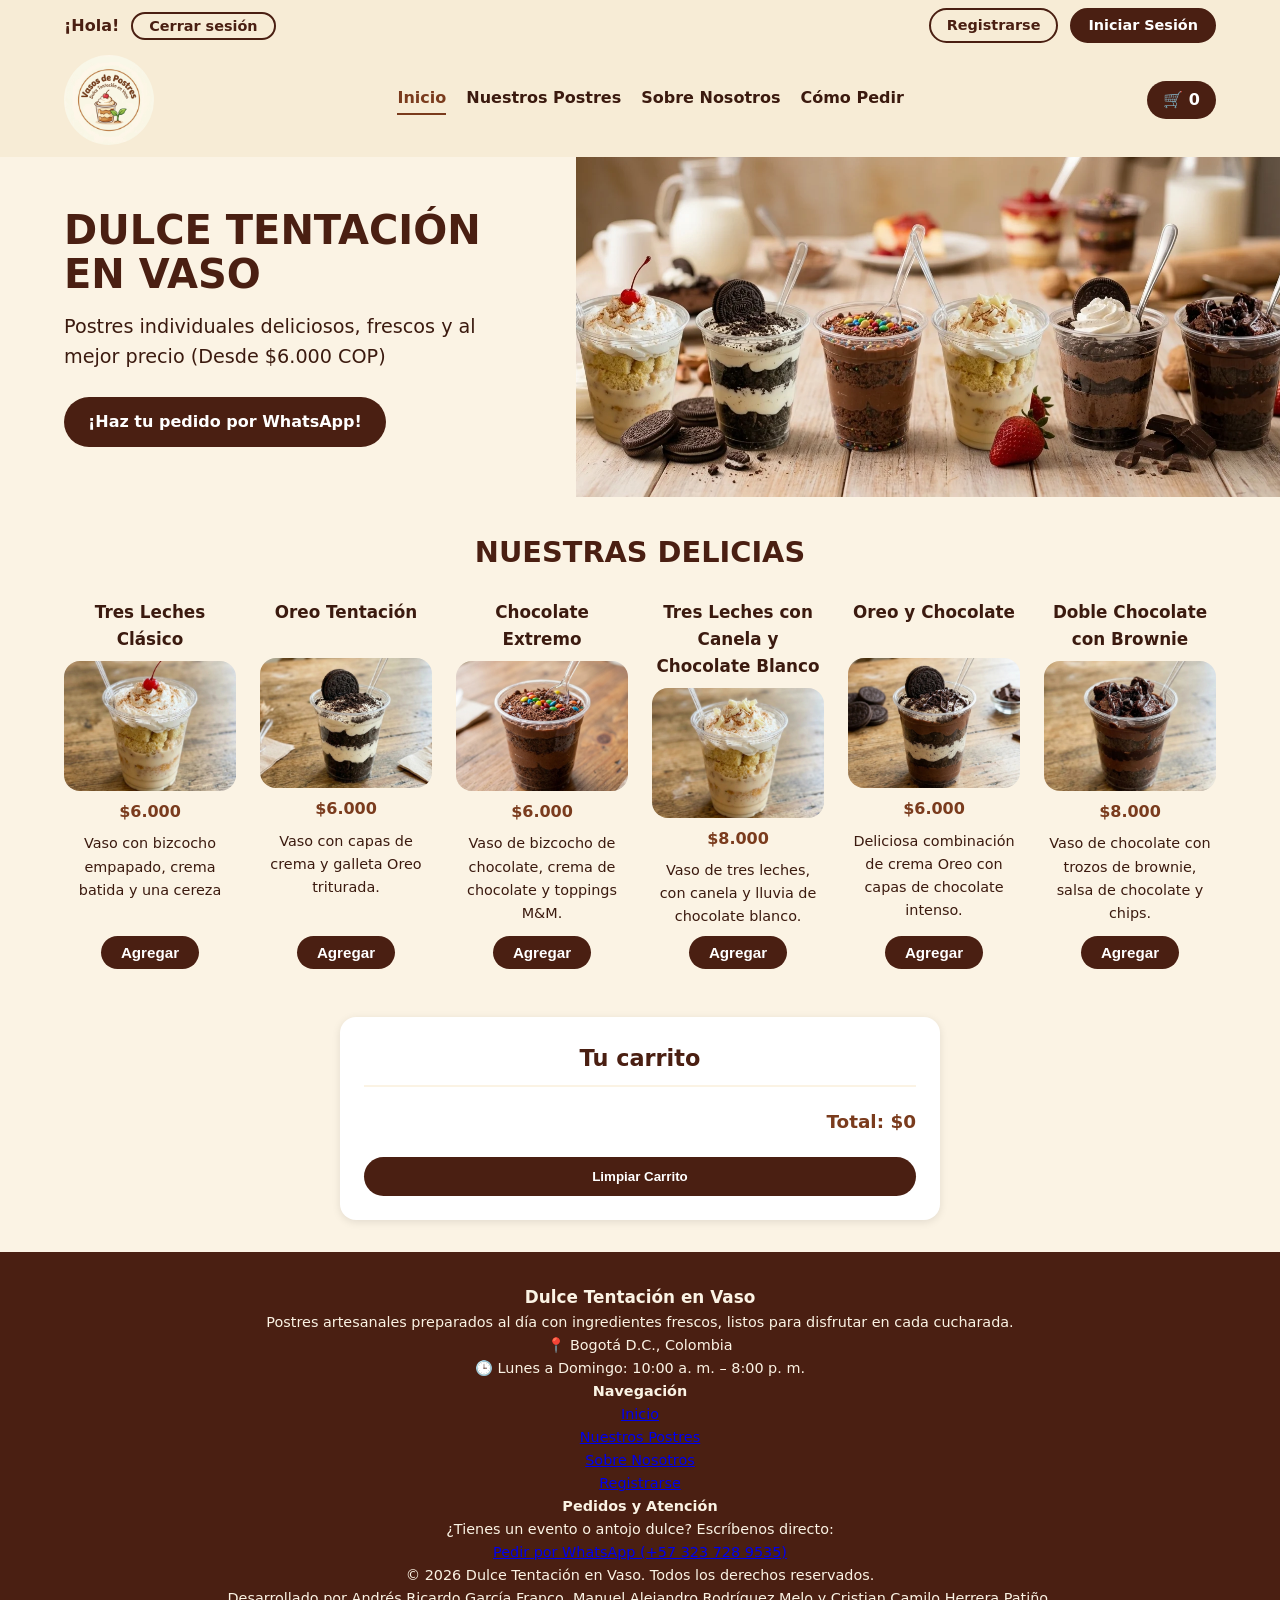
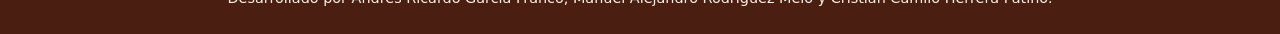
<file: index.html>
<!DOCTYPE html>
<html lang="es">
<head>
    <meta charset="UTF-8">
    <meta name="viewport" content="width=device-width, initial-scale=1.0">
    <title>Vasos de Postres | Catálogo</title>
    <link rel="stylesheet" href="CSS/styles.css">
    <script src="JS/productos.js" defer></script>
    <script src="JS/app.js" defer></script>
    <script src="JS/sessionStorageIndex.js" defer></script>
</head>

<body>

    <!-- Barra superior: saludo, cerrar sesión, registrarse e iniciar sesión -->
    <div class="barra-superior">
        <div class="sesion-usuario">
            <p id="saludo">¡Hola!</p>
            <button id="btn-borrar-todo">Cerrar sesión</button>
        </div>

        <div class="sesion-enlaces">
            <a href="formulario.html" class="enlace-sesion">Registrarse</a>
            <a href="login.html" class="enlace-sesion destacado">Iniciar Sesión</a>
        </div>
    </div>

    <!-- Encabezado -->
    <header>
        <div class="logo">
            <img src="IMG/logo.jpeg" alt="Logo Vasos de Postres">
        </div>

        <nav>
            <a href="#inicio" class="activo">Inicio</a>
            <a href="#postres">Nuestros Postres</a>
            <a href="nosotros.html">Sobre Nosotros</a>
            <a href="#carrito">Cómo Pedir</a>
        </nav>

        <p class="contador-carrito">🛒 <span id="contador">0</span></p>
    </header>

    <!-- Portada -->
    <section class="portada" id="inicio">
        <div class="portada-texto">
            <h1>DULCE TENTACIÓN EN VASO</h1>
            <p>Postres individuales deliciosos, frescos y al mejor precio (Desde $6.000 COP)</p>
            <a class="boton-pedido" href="https://wa.me/573237289535" target="_blank">¡Haz tu pedido por WhatsApp!</a>
        </div>
        <div class="portada-imagen">
            <img src="IMG/Portada2.jpeg" alt="Vasos de postres">
        </div>
    </section>

    <!-- Productos -->
    <section class="productos-seccion" id="postres">
        <h2>NUESTRAS DELICIAS</h2>
        <main id="productos" class="area-productos" aria-label="Lista de productos">
        </main>
    </section>

    <!-- Carrito -->
    <aside class="carrito" id="carrito" aria-label="Carrito de compras">
        <h2>Tu carrito</h2>
        <ul id="lista-carrito"></ul>
        <p class="total">Total: <span id="total">$0</span></p>
        <button type="button" id="vaciar">Limpiar Carrito</button>
    </aside>

<footer class="footer">
  <div class="footer-contenido">
    <div class="footer-columna">
      <h3>Dulce Tentación en Vaso</h3>
      <p>Postres artesanales preparados al día con ingredientes frescos, listos para disfrutar en cada cucharada.</p>
      <p class="footer-dato">📍 Bogotá D.C., Colombia</p>
      <p class="footer-dato">🕒 Lunes a Domingo: 10:00 a. m. – 8:00 p. m.</p>
    </div>

    <div class="footer-columna">
      <h4>Navegación</h4>
      <ul>
        <li><a href="index.html#inicio">Inicio</a></li>
        <li><a href="index.html#postres">Nuestros Postres</a></li>
        <li><a href="nosotros.html">Sobre Nosotros</a></li>
        <li><a href="formulario.html">Registrarse</a></li>
      </ul>
    </div>

    <div class="footer-columna">
      <h4>Pedidos y Atención</h4>
      <p>¿Tienes un evento o antojo dulce? Escríbenos directo:</p>
      <a href="https://wa.me/573237289535" target="_blank" rel="noopener noreferrer" class="footer-whatsapp">
        Pedir por WhatsApp (+57 323 728 9535)
      </a>
    </div>
  </div>

  <div class="footer-inferior">
    <p>&copy; 2026 Dulce Tentación en Vaso. Todos los derechos reservados.</p>
    <p class="footer-autores">Desarrollado por Andrés Ricardo García Franco, Manuel Alejandro Rodríguez Melo y Cristian Camilo Herrera Patiño.</p>
  </div>
</footer>

</body>
</html>
</file>
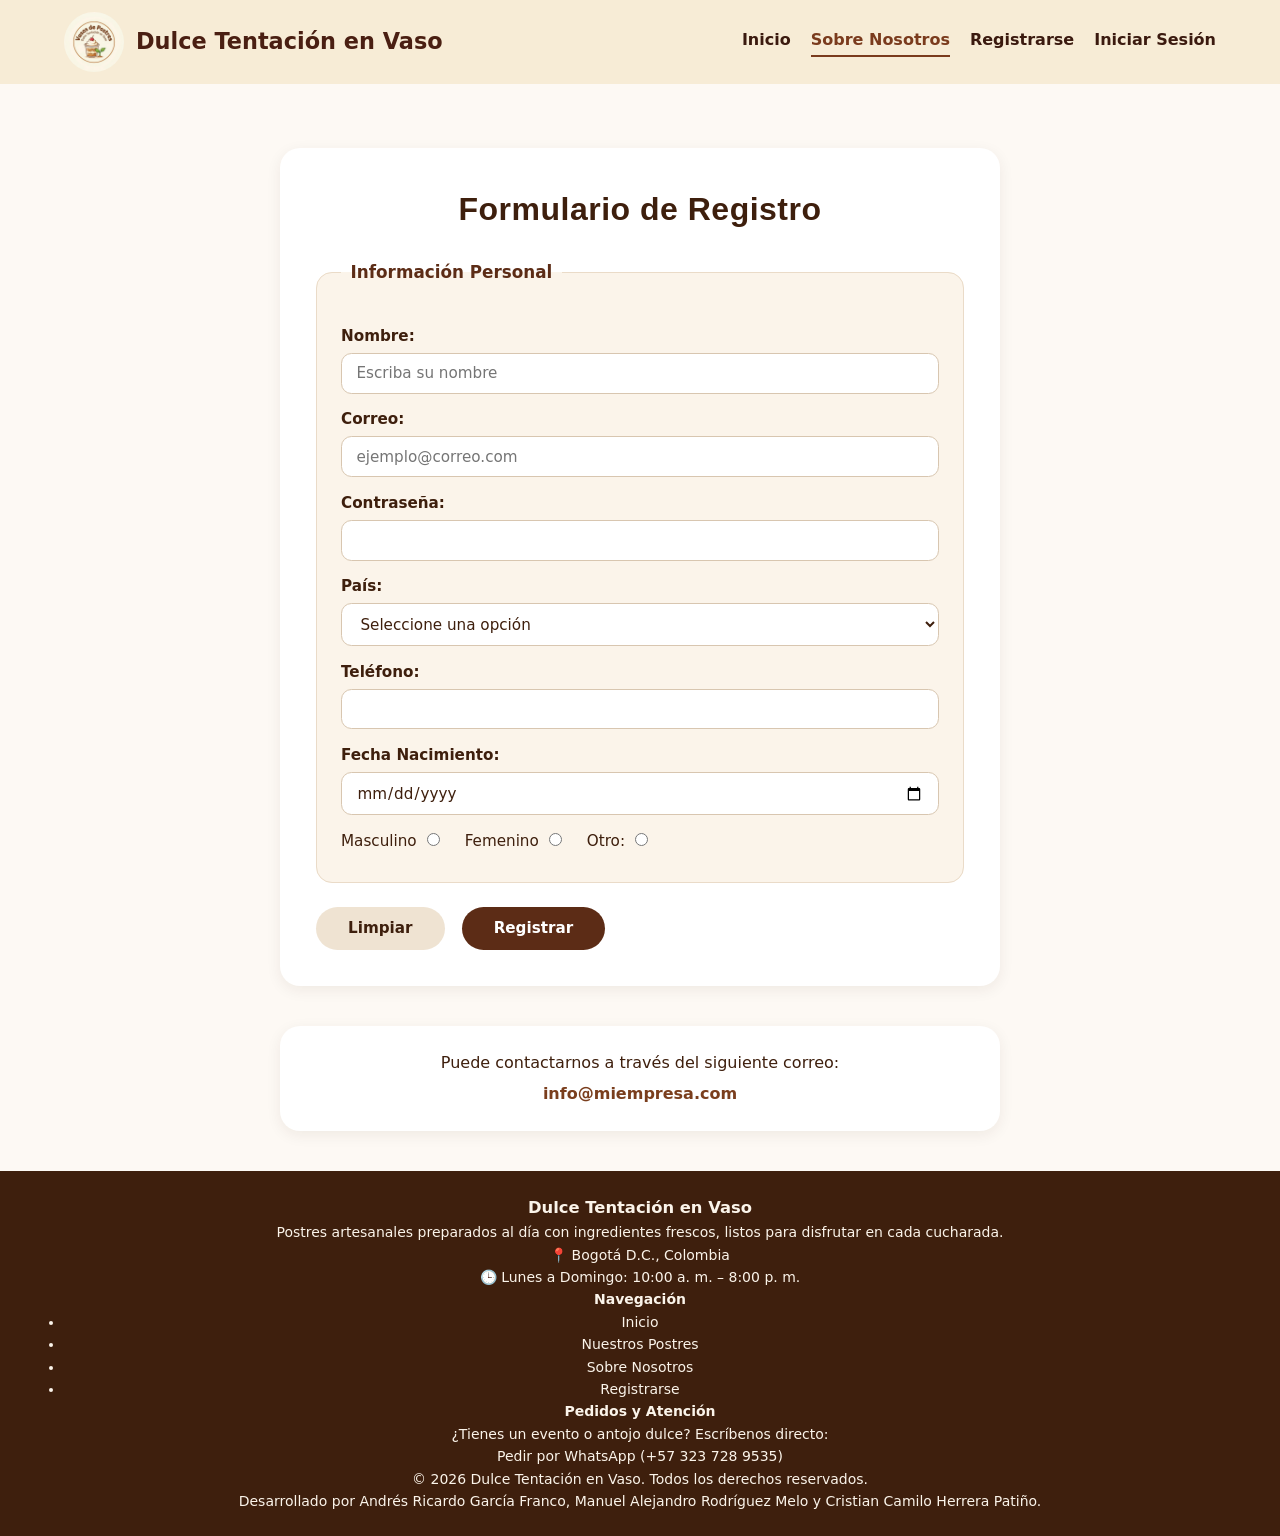
<file: formulario.html>
<!DOCTYPE html>
<html lang="es">
<head>
    <meta charset="UTF-8">
    <meta name="viewport" content="width=device-width, initial-scale=1.0">
    <title>Registrarse</title>
    <link rel="stylesheet" href="CSS/formulario.css">
    <script src="JS/formulario.js" defer></script>
</head>

<body>

    <header>
        <div class="marca">
            <img src="IMG/logo.jpeg" alt="Logo Vasos de Postres" class="logo-nav">
            <h1>Dulce Tentación en Vaso</h1>
        </div>
        <nav>
            <a href="index.html">Inicio</a>
            <a href="nosotros.html" class="activo">Sobre Nosotros</a>
            <a href="formulario.html">Registrarse</a>
            <a href="login.html">Iniciar Sesión</a>
        </nav>
    </header>

    <section id="formulario">
        <h2>Formulario de Registro</h2>
        <form id="formRegistro" action="">

            <fieldset>
                <legend>Información Personal</legend>

                <label for="nombre">Nombre:</label>
                <input type="text" id="nombre" name="nombre" placeholder="Escriba su nombre" minlength="3" maxlength="50" required>
            
                <label for="correo">Correo:</label>
                <input type="email" id="correo" name="correo" placeholder="ejemplo@correo.com" required>
            
                <label for="contraseña">Contraseña:</label>
                <input type="password" id="contraseña" name="contraseña" required>

                <label for="pais">País:</label>
                <select id="pais" name="pais" required>
                    <option value="" selected disabled>Seleccione una opción</option> 
                    <option value="colombia">Colombia</option>
                    <option value="argentina">Argentina</option>
                    <option value="chile">Chile</option>
                    <option value="mexico">México</option>
                    <option value="peru">Perú</option>
                    <option value="ecuador">Ecuador</option>
                </select>

                <label for="telefono">Teléfono:</label>
                <input type="tel" id="telefono" name="telefono" required>

                <label for="fecha_nacimiento">Fecha Nacimiento:</label>
                <input type="date" id="fecha_nacimiento" name="fecha_nacimiento" required>

                <label for="masculino">Masculino</label>
                <input type="radio" id="masculino" name="genero" value="masculino" required>

                <label for="femenino">Femenino</label>
                <input type="radio" id="femenino" name="genero" value="femenino">

                <label for="otro">Otro:</label>
                <input type="radio" id="otro" name="genero" value="otro">
            </fieldset>

            <input type="reset" value="Limpiar">
            <button type="button" id="btnRegistrar">Registrar</button>

        </form>
    </section>

    <section id="contacto">
        <p>Puede contactarnos a través del siguiente correo: </p>
        <a href="mailto:info@miempresa.com">info@miempresa.com</a>
    </section>

<footer class="footer">
  <div class="footer-contenido">
    <div class="footer-columna">
      <h3>Dulce Tentación en Vaso</h3>
      <p>Postres artesanales preparados al día con ingredientes frescos, listos para disfrutar en cada cucharada.</p>
      <p class="footer-dato">📍 Bogotá D.C., Colombia</p>
      <p class="footer-dato">🕒 Lunes a Domingo: 10:00 a. m. – 8:00 p. m.</p>
    </div>

    <div class="footer-columna">
      <h4>Navegación</h4>
      <ul>
        <li><a href="index.html#inicio">Inicio</a></li>
        <li><a href="index.html#postres">Nuestros Postres</a></li>
        <li><a href="nosotros.html">Sobre Nosotros</a></li>
        <li><a href="formulario.html">Registrarse</a></li>
      </ul>
    </div>

    <div class="footer-columna">
      <h4>Pedidos y Atención</h4>
      <p>¿Tienes un evento o antojo dulce? Escríbenos directo:</p>
      <a href="https://wa.me/573237289535" target="_blank" rel="noopener noreferrer" class="footer-whatsapp">
        Pedir por WhatsApp (+57 323 728 9535)
      </a>
    </div>
  </div>

  <div class="footer-inferior">
    <p>&copy; 2026 Dulce Tentación en Vaso. Todos los derechos reservados.</p>
    <p class="footer-autores">Desarrollado por Andrés Ricardo García Franco, Manuel Alejandro Rodríguez Melo y Cristian Camilo Herrera Patiño.</p>
  </div>
</footer>

</body>
</html>
</file>
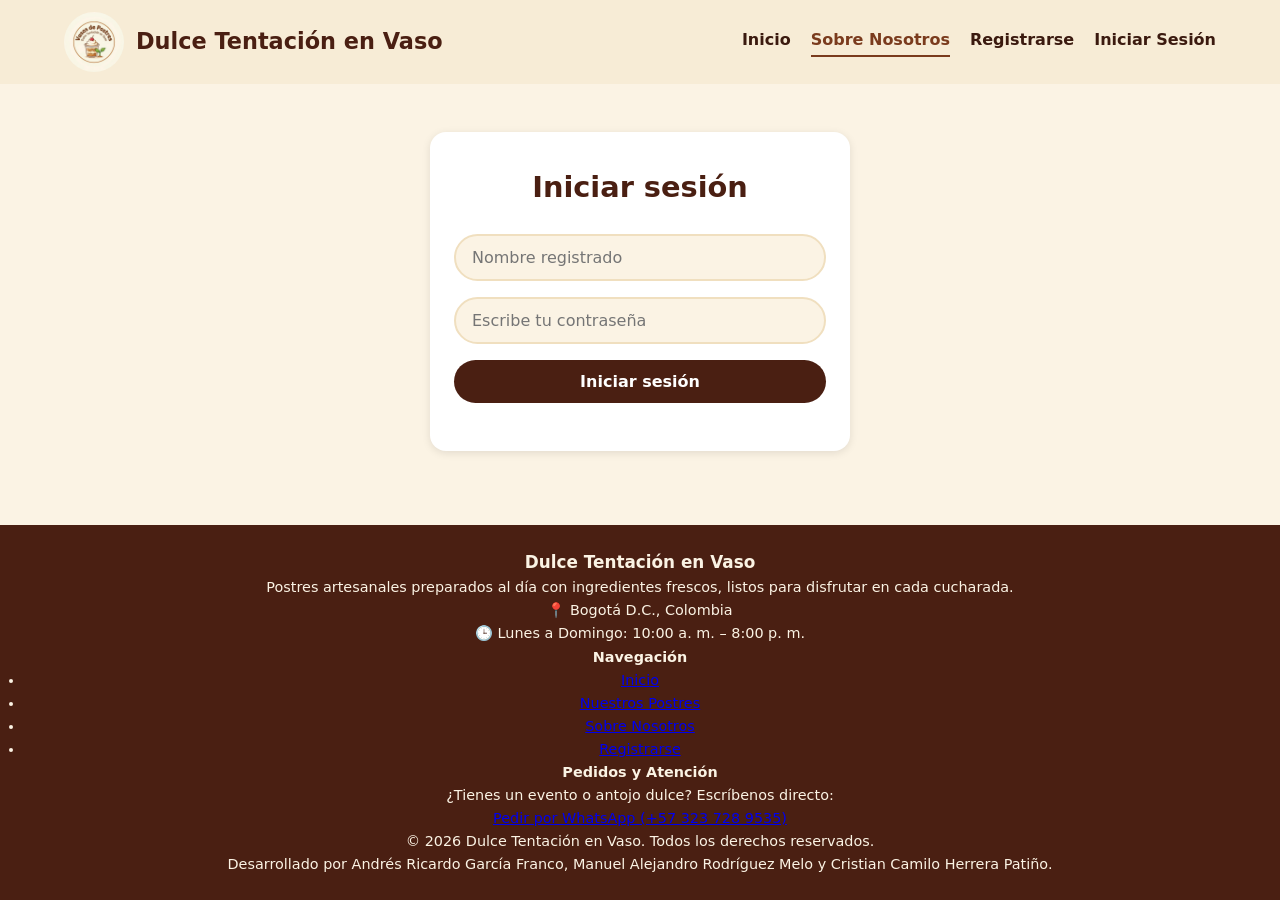
<file: login.html>
<!DOCTYPE html>
<html lang="en">
<head>
    <meta charset="UTF-8">
    <meta name="viewport" content="width=device-width, initial-scale=1.0">
    <title>Login</title>
    <link rel="stylesheet" href="CSS/login.css">
    <script src="JS/sessionStorage.js" defer></script>

</head>

<body>
    <header>
        <div class="marca">
            <img src="IMG/logo.jpeg" alt="Logo Vasos de Postres" class="logo-nav">
            <h1>Dulce Tentación en Vaso</h1>
        </div>
        <nav>
            <a href="index.html">Inicio</a>
            <a href="nosotros.html" class="activo">Sobre Nosotros</a>
            <a href="formulario.html">Registrarse</a>
            <a href="login.html">Iniciar Sesión</a>
        </nav>
    </header>

    <div class="contenedor">
        <h1>Iniciar sesión</h1>
        <input type="text" id="nombre" placeholder="Nombre registrado">
        <input type="text" id="contraseña" placeholder="Escribe tu contraseña">
        <button id="btn-guardar">Iniciar sesión</button>
        <p id="mensaje"></p>
    </div>

<footer class="footer">
  <div class="footer-contenido">
    <div class="footer-columna">
      <h3>Dulce Tentación en Vaso</h3>
      <p>Postres artesanales preparados al día con ingredientes frescos, listos para disfrutar en cada cucharada.</p>
      <p class="footer-dato">📍 Bogotá D.C., Colombia</p>
      <p class="footer-dato">🕒 Lunes a Domingo: 10:00 a. m. – 8:00 p. m.</p>
    </div>

    <div class="footer-columna">
      <h4>Navegación</h4>
      <ul>
        <li><a href="index.html#inicio">Inicio</a></li>
        <li><a href="index.html#postres">Nuestros Postres</a></li>
        <li><a href="nosotros.html">Sobre Nosotros</a></li>
        <li><a href="formulario.html">Registrarse</a></li>
      </ul>
    </div>

    <div class="footer-columna">
      <h4>Pedidos y Atención</h4>
      <p>¿Tienes un evento o antojo dulce? Escríbenos directo:</p>
      <a href="https://wa.me/573237289535" target="_blank" rel="noopener noreferrer" class="footer-whatsapp">
        Pedir por WhatsApp (+57 323 728 9535)
      </a>
    </div>
  </div>

  <div class="footer-inferior">
    <p>&copy; 2026 Dulce Tentación en Vaso. Todos los derechos reservados.</p>
    <p class="footer-autores">Desarrollado por Andrés Ricardo García Franco, Manuel Alejandro Rodríguez Melo y Cristian Camilo Herrera Patiño.</p>
  </div>
</footer>

</body>

</html>
</file>
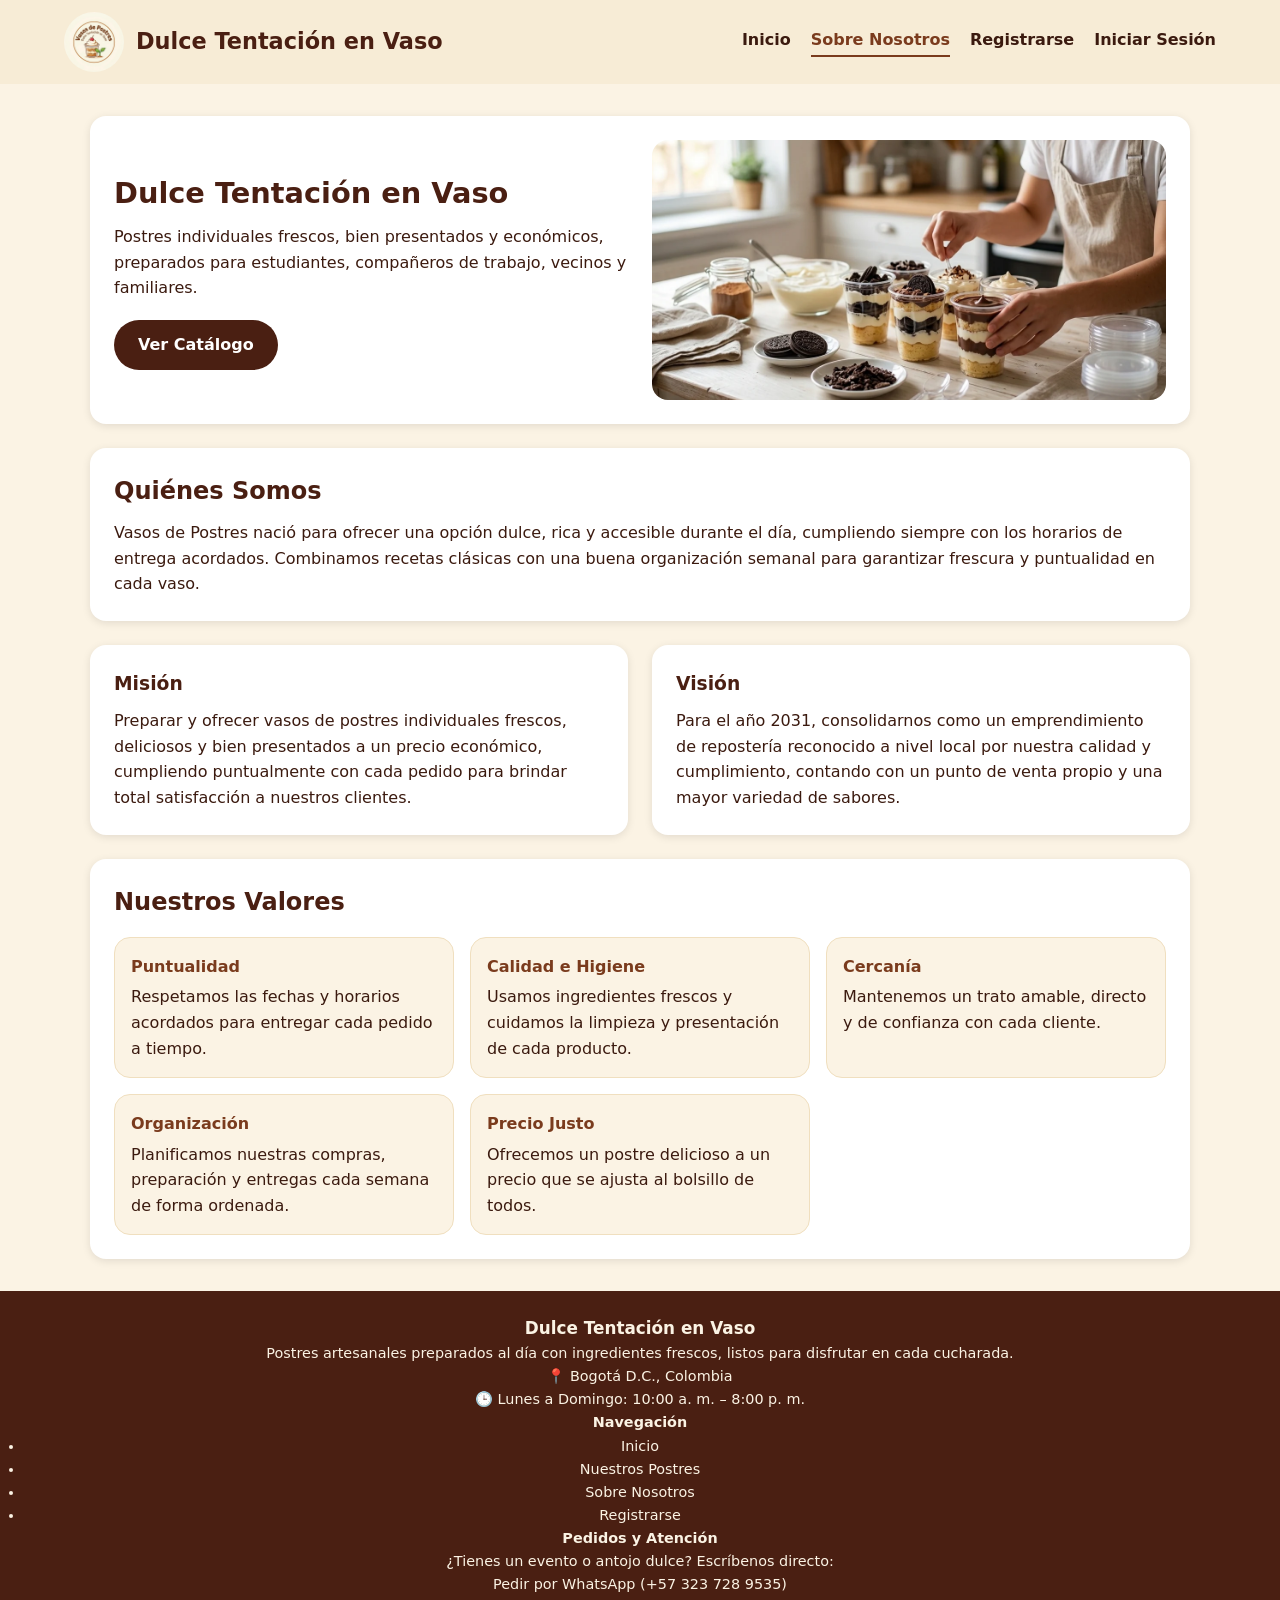
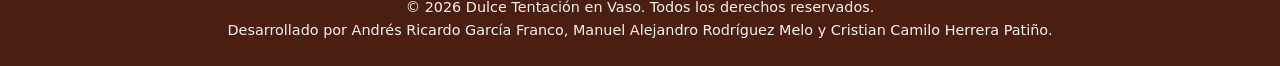
<file: nosotros.html>
<!DOCTYPE html>
<html lang="es">
<head>
    <meta charset="UTF-8">
    <meta name="viewport" content="width=device-width, initial-scale=1.0">
    <title>Vasos de Postres | Sobre Nosotros</title>
    <link rel="stylesheet" href="CSS/nosotros.css">
</head>
<body>

    <header>
        <div class="marca">
            <img src="IMG/logo.jpeg" alt="Logo Vasos de Postres" class="logo-nav">
            <h1>Dulce Tentación en Vaso</h1>
        </div>
        <nav>
            <a href="index.html">Inicio</a>
            <a href="nosotros.html" class="activo">Sobre Nosotros</a>
            <a href="formulario.html">Registrarse</a>
            <a href="login.html">Iniciar Sesión</a>
        </nav>
    </header>

    <main class="contenedor">
        <section class="portada">
            <div class="portada-texto">
                <h2>Dulce Tentación en Vaso</h2>
                <p>
                    Postres individuales frescos, bien presentados y económicos, preparados para estudiantes,
                    compañeros de trabajo, vecinos y familiares.
                </p>
                <a href="index.html" class="boton">Ver Catálogo</a>
            </div>
            <img src="IMG/nosotros.jpeg" alt="Preparación de vasos de postres" class="portada-img">
        </section>

        <section class="bloque">
            <h2>Quiénes Somos</h2>
            <p>
                Vasos de Postres nació para ofrecer una opción dulce, rica y accesible durante el día,
                cumpliendo siempre con los horarios de entrega acordados. Combinamos recetas clásicas
                con una buena organización semanal para garantizar frescura y puntualidad en cada vaso.
            </p>
        </section>

        <section class="doble-columna">
            <article class="tarjeta">
                <h3>Misión</h3>
                <p>
                    Preparar y ofrecer vasos de postres individuales frescos, deliciosos y bien presentados
                    a un precio económico, cumpliendo puntualmente con cada pedido para brindar total
                    satisfacción a nuestros clientes.
                </p>
            </article>

            <article class="tarjeta">
                <h3>Visión</h3>
                <p>
                    Para el año 2031, consolidarnos como un emprendimiento de repostería reconocido a nivel
                    local por nuestra calidad y cumplimiento, contando con un punto de venta propio y una
                    mayor variedad de sabores.
                </p>
            </article>
        </section>

        <section class="bloque">
            <h2>Nuestros Valores</h2>
            <div class="lista-valores">
                <article class="valor">
                    <h4>Puntualidad</h4>
                    <p>Respetamos las fechas y horarios acordados para entregar cada pedido a tiempo.</p>
                </article>
                <article class="valor">
                    <h4>Calidad e Higiene</h4>
                    <p>Usamos ingredientes frescos y cuidamos la limpieza y presentación de cada producto.</p>
                </article>
                <article class="valor">
                    <h4>Cercanía</h4>
                    <p>Mantenemos un trato amable, directo y de confianza con cada cliente.</p>
                </article>
                <article class="valor">
                    <h4>Organización</h4>
                    <p>Planificamos nuestras compras, preparación y entregas cada semana de forma ordenada.</p>
                </article>
                <article class="valor">
                    <h4>Precio Justo</h4>
                    <p>Ofrecemos un postre delicioso a un precio que se ajusta al bolsillo de todos.</p>
                </article>
            </div>
        </section>
    </main>

<footer class="footer">
  <div class="footer-contenido">
    <div class="footer-columna">
      <h3>Dulce Tentación en Vaso</h3>
      <p>Postres artesanales preparados al día con ingredientes frescos, listos para disfrutar en cada cucharada.</p>
      <p class="footer-dato">📍 Bogotá D.C., Colombia</p>
      <p class="footer-dato">🕒 Lunes a Domingo: 10:00 a. m. – 8:00 p. m.</p>
    </div>

    <div class="footer-columna">
      <h4>Navegación</h4>
      <ul>
        <li><a href="index.html#inicio">Inicio</a></li>
        <li><a href="index.html#postres">Nuestros Postres</a></li>
        <li><a href="nosotros.html">Sobre Nosotros</a></li>
        <li><a href="formulario.html">Registrarse</a></li>
      </ul>
    </div>

    <div class="footer-columna">
      <h4>Pedidos y Atención</h4>
      <p>¿Tienes un evento o antojo dulce? Escríbenos directo:</p>
      <a href="https://wa.me/573237289535" target="_blank" rel="noopener noreferrer" class="footer-whatsapp">
        Pedir por WhatsApp (+57 323 728 9535)
      </a>
    </div>
  </div>

  <div class="footer-inferior">
    <p>&copy; 2026 Dulce Tentación en Vaso. Todos los derechos reservados.</p>
    <p class="footer-autores">Desarrollado por Andrés Ricardo García Franco, Manuel Alejandro Rodríguez Melo y Cristian Camilo Herrera Patiño.</p>
  </div>
</footer>

</body>
</html>
</file>
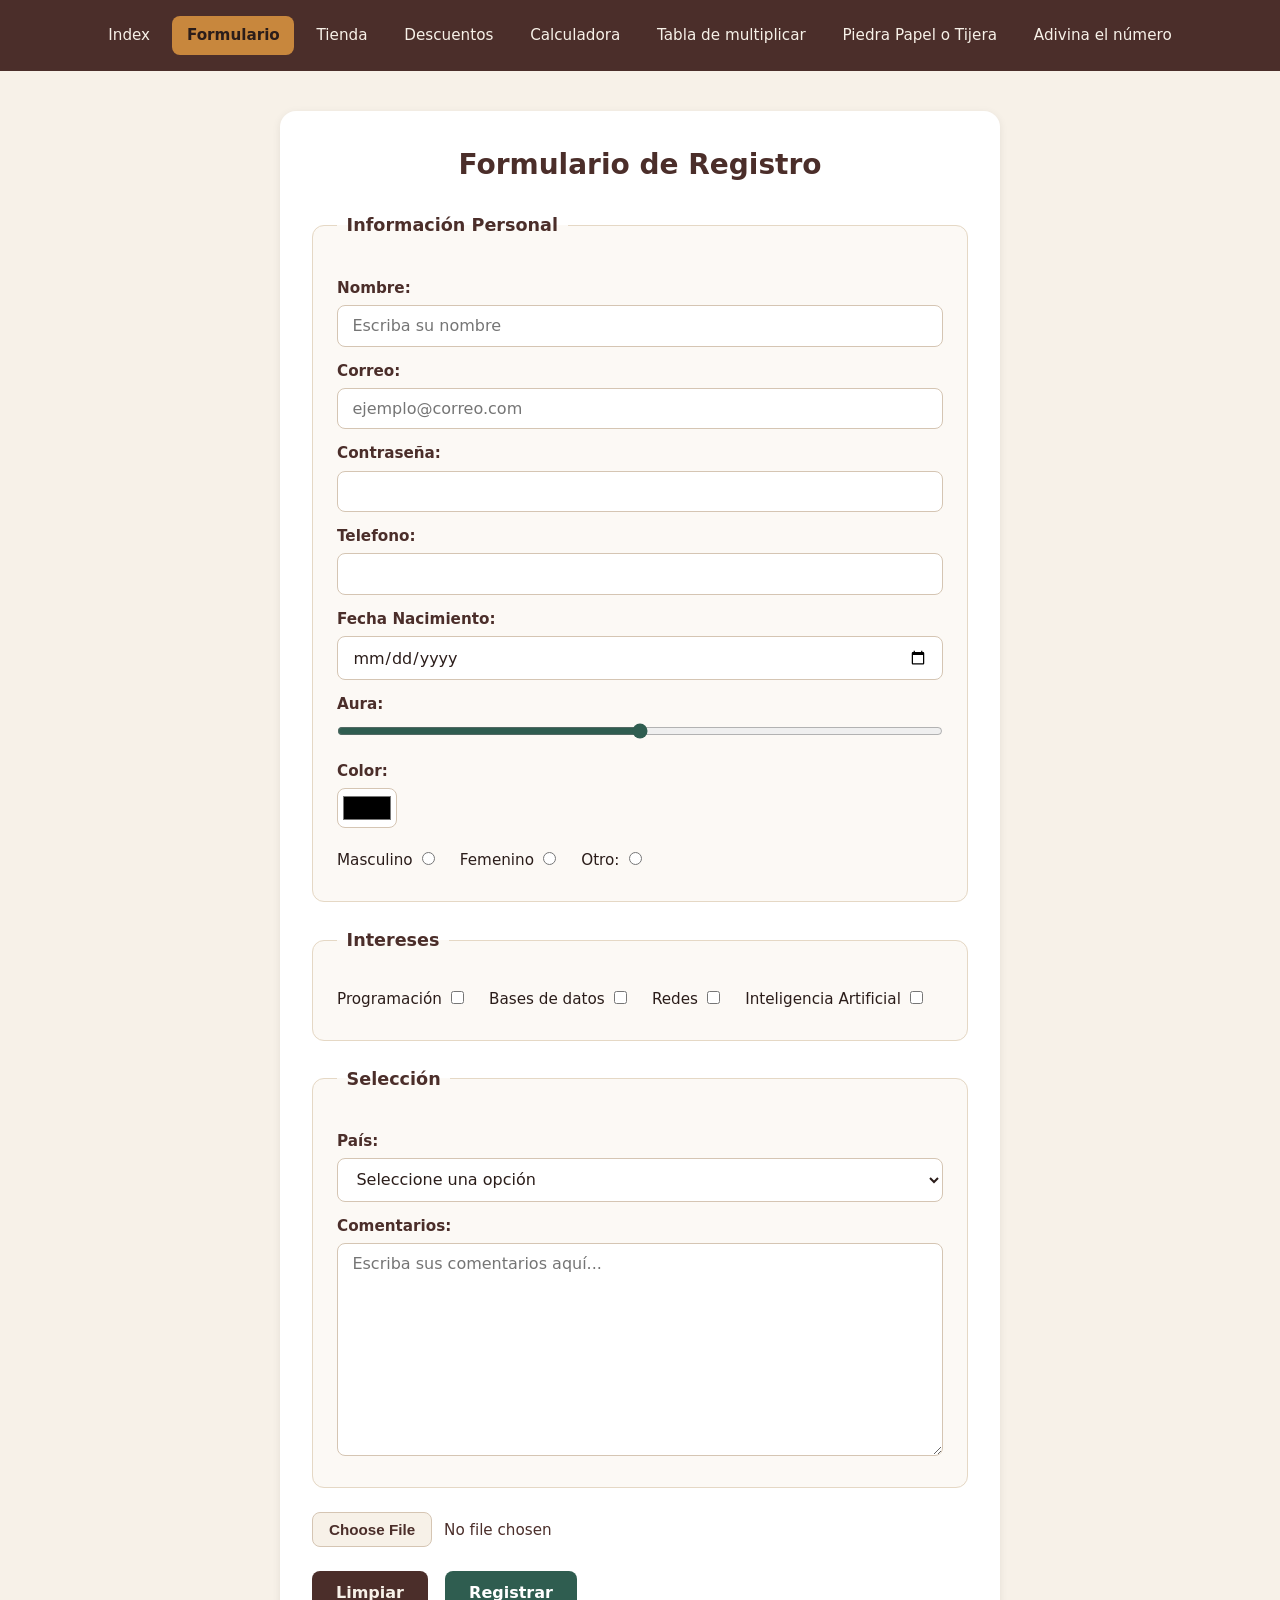
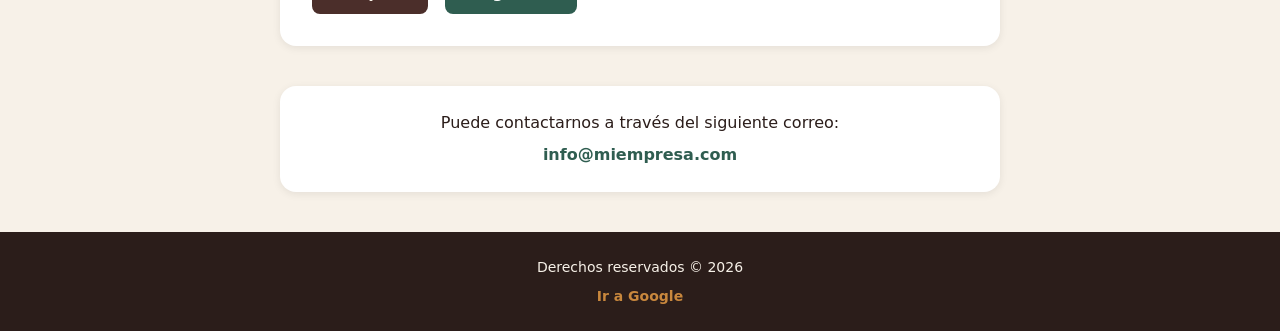
<file: Taller_TiendaProductos/formulario.html>
<!DOCTYPE html>
<html lang="es">
<head>
    <meta charset="UTF-8">
    <meta name="viewport" content="width=device-width, initial-scale=1.0">
    <title>Document</title>
    <link rel="stylesheet" href="CSS/formulario.css">

</head>
<body>
    <header>
        <nav>
            <a href="index.html">Index</a>
            <a href="02_formulario.html">Formulario</a>
            <a href="03_tienda.html">Tienda</a>
            <a href="04_descuentos.html">Descuentos</a>
            <a href="05_calculadora.html">Calculadora</a>
            <a href="06_tabla.html">Tabla de multiplicar</a>
            <a href="07_PiedraPapelTijera.html">Piedra Papel o Tijera</a>
            <a href="08_juegorandom.html">Adivina el número</a>
        </nav>
    </header>

    <section id="formulario">
        <h2>Formulario de Registro</h2>
    <form action="">

    <fieldset>
        <legend>Información Personal</legend>

        <label for="nombre">Nombre:</label>
        <input type="text" id="nombre" name="nombre" placeholder="Escriba su nombre" minlength="3" maxlength="50" required>
    
        <label for="correo">Correo:</label>
        <input type="email" id="correo" name="correo" placeholder="ejemplo@correo.com" required>
    
        <label for="contraseña">Contraseña:</label>
        <input type="password" id="contraseña" name="contraseña"        required>

        <label for="telefono">Telefono:</label>
        <input type="tel"  id="telefono" name="telefono" required>

        <label for="fecha_nacimiento">Fecha Nacimiento:</label>
        <input type="date" id="fecha_nacimiento" name="fecha_nacimiento">

        <label for="rango">Aura:</label>
        <input type="range" id="rango" name="rango" min="0" max="100">

        <label for="color">Color:</label>
        <input type="color" id="color" name="color">

        <label for="masculino">Masculino</label>
        <input type="radio" id="masculino" name="genero" value="masculino">

        <label for="femenino">Femenino</label>
        <input type="radio" id="femenino" name="genero" value="femenino">

        <label for="otro">Otro:</label>
        <input type="radio" id="otro" name="genero" value="otro">
    
    </fieldset>

    <fieldset>
        <legend>Intereses</legend>

        <label for="programacion">Programación</label>
        <input type="checkbox" id="programacion" name="intereses" value="programacion">

        <label for="basesDatos">Bases de datos</label>
        <input type="checkbox" id="basesDatos" name="intereses" value="bases-datos">

        <label for="redes">Redes</label>
        <input type="checkbox" id="redes" name="intereses" value="redes">
            
        <label for="ia">Inteligencia Artificial</label>
        <input type="checkbox" id="ia" name="intereses" value="inteligencia-artificial">

    </fieldset>

    <fieldset>
        <legend>Selección</legend>

        <label for="pais">País:</label>
        <select id="pais" name="pais" required>

            <option value="" selected disabled>Seleccione una opción</option> 

            <option value="colombia">Colombia</option>

            <option value="argentina">Argentina</option>

            <option value="chile">Chile</option>

            <option value="mexico">México</option>

            <option value="peru">Perú</option>

            <option value="ecuador">Ecuador</option>

        </select>

        <label for="comentarios">Comentarios:</label>
        <textarea
            id="comentarios"
            name="comentarios"
            rows="10"
            cols="20"
            placeholder="Escriba sus comentarios aquí..."
            minlength="10"
            maxlength="500"
            required
        ></textarea>
    </fieldset>
    
        <input type="file">

        <input type="reset" value="Limpiar">

        <button type="button">Registrar</button>

    </form>
    </section>

    

    <section id="contacto">
        <p>Puede contactarnos a través del siguiente correo: </p>
        <a href="mailto:info@miempresa.com">info@miempresa.com</a>
    </section>

    <footer>
        <p>Derechos reservados &copy; 2026</p>
        <a href="https://www.google.com" target="_blank">Ir a Google</a>
    </footer>

</body>
</html>
</file>
<file: CSS/styles.css>
* {
  box-sizing: border-box;
  margin: 0;
  padding: 0;
}

html {
  font-size: 100%;
  scroll-behavior: smooth;
}

body {
  font-family: system-ui, "Segoe UI", Roboto, Arial, sans-serif;
  font-size: 1rem;
  line-height: 1.6;
  color: #3b1a0f;
  background-color: #fbf3e4;
}

ul {
  list-style: none;
}

img {
  max-width: 100%;
  height: auto;
  display: block;
}

/* Barra superior (saludo, cerrar sesión, registrarse e iniciar sesión) */
.barra-superior {
  background-color: #f7ecd6;
  display: flex;
  flex-wrap: wrap;
  justify-content: space-between;
  align-items: center;
  gap: 0.75rem;
  padding: 0.5rem 5% 0 5%;
}

.sesion-usuario {
  display: flex;
  align-items: center;
  gap: 0.75rem;
}

#saludo {
  font-weight: 600;
  color: #4a1f12;
}

#btn-borrar-todo,
.enlace-sesion {
  color: #4a1f12;
  background-color: transparent;
  text-decoration: none;
  font-family: inherit;
  font-size: 0.9rem;
  font-weight: 600;
  padding: 0.25rem 1rem;
  border: 2px solid #4a1f12;
  border-radius: 2rem;
  cursor: pointer;
}

#btn-borrar-todo:hover,
.enlace-sesion:hover {
  background-color: #4a1f12;
  color: #ffffff;
}

.sesion-enlaces {
  display: flex;
  gap: 0.75rem;
  margin-left: auto;
}

.enlace-sesion.destacado {
  background-color: #4a1f12;
  color: #ffffff;
}

.enlace-sesion.destacado:hover {
  background-color: #2b1d1a;
}

/* Encabezado */
header {
  background-color: #f7ecd6;
  display: flex;
  flex-wrap: wrap;
  justify-content: space-between;
  align-items: center;
  gap: 1rem;
  padding: 0.75rem 5%;
}

.logo img {
  width: 90px;
  height: 90px;
  border-radius: 50%;
  object-fit: cover;
}

nav {
  display: flex;
  flex-wrap: wrap;
  gap: 1.25rem;
}

nav a {
  color: #3b1a0f;
  text-decoration: none;
  font-weight: 600;
  padding-bottom: 0.2rem;
}

nav a:hover,
nav a.activo {
  border-bottom: 2px solid #7a3b1d;
  color: #7a3b1d;
}

.contador-carrito {
  background-color: #4a1f12;
  color: #ffffff;
  font-weight: 700;
  padding: 0.4rem 1rem;
  border-radius: 2rem;
}

/* Portada */
.portada {
  display: flex;
  flex-direction: column;
  background-color: #fbf3e4;
}

.portada-texto {
  padding: 2rem 5%;
}

.portada-texto h1 {
  font-size: 2.5rem;
  line-height: 1.1;
  color: #4a1f12;
  margin-bottom: 1rem;
}

.portada-texto p {
  font-size: 1.2rem;
  margin-bottom: 1.5rem;
}

.boton-pedido {
  display: inline-block;
  background-color: #4a1f12;
  color: #ffffff;
  text-decoration: none;
  font-weight: 700;
  padding: 0.75rem 1.5rem;
  border-radius: 2rem;
}

.boton-pedido:hover {
  background-color: #2b1d1a;
}

.portada-imagen img {
  width: 100%;
  height: 300px;
  object-fit: cover;
}

/* Productos */
.productos-seccion {
  padding: 2rem 5%;
  text-align: center;
}

.productos-seccion h2 {
  font-size: 1.8rem;
  color: #4a1f12;
  margin-bottom: 1.5rem;
}

.area-productos {
  display: grid;
  grid-template-columns: 1fr;
  gap: 1.5rem;
  max-width: 1200px;
  margin: 0 auto;
}

/* Tarjetas */
.tarjetacss {
  background-color: transparent;
  display: flex;
  flex-direction: column;
  align-items: center;
  gap: 0.5rem;
  text-align: center;
}

.imagencss {
  width: 100%;
  height: 180px;
  object-fit: cover;
  border-radius: 1rem;
}

.nombre {
  font-size: 1.05rem;
  color: #3b1a0f;
}

.precio {
  font-size: 1rem;
  font-weight: 700;
  color: #7a3b1d;
}

.descripcion {
  font-size: 0.9rem;
  flex-grow: 1;
}

.button {
  padding: 0.5rem 1.25rem;
  border: none;
  border-radius: 2rem;
  background-color: #4a1f12;
  color: #ffffff;
  font-size: 0.95rem;
  font-weight: 700;
  cursor: pointer;
}

.button:hover {
  background-color: #2b1d1a;
}

/* Carrito */
.carrito {
  max-width: 600px;
  margin: 1rem auto 2rem auto;
  background-color: #ffffff;
  border-radius: 1rem;
  padding: 1.5rem;
  box-shadow: 0 2px 8px rgba(0, 0, 0, 0.1);
}

.carrito h2 {
  font-size: 1.4rem;
  color: #4a1f12;
  text-align: center;
  margin-bottom: 1rem;
  padding-bottom: 0.5rem;
  border-bottom: 2px solid #fbf3e4;
}

.carrito li {
  display: flex;
  justify-content: space-between;
  align-items: center;
  gap: 0.5rem;
  padding: 0.5rem 0;
  border-bottom: 1px solid #fbf3e4;
  font-size: 0.95rem;
}

.total {
  margin: 1.25rem 0;
  font-size: 1.15rem;
  font-weight: 700;
  color: #7a3b1d;
  text-align: right;
}

#vaciar {
  width: 100%;
  padding: 0.75rem 1rem;
  border: none;
  border-radius: 2rem;
  background-color: #4a1f12;
  color: #ffffff;
  font-weight: 700;
  cursor: pointer;
}

#vaciar:hover {
  background-color: #2b1d1a;
}

.btn-eliminar {
  background-color: transparent;
  border: none;
  color: #a83232;
  font-weight: 700;
  font-size: 1rem;
  cursor: pointer;
  padding: 0.2rem 0.4rem;
}

/* Pie de página */
.footer {
  background-color: #4a1f12;
  color: #fbf3e4;
  text-align: center;
  padding: 2rem 5% 1.5rem 5%;
  font-size: 0.9rem;
}

.sobre-nosotros {
  max-width: 1000px;
  margin: 0 auto 1.5rem auto;
}

.sobre-nosotros h2 {
  font-size: 1.4rem;
  margin-bottom: 1rem;
}

.sobre-nosotros h3 {
  font-size: 1.1rem;
  margin-bottom: 0.4rem;
}

.mision-vision {
  display: flex;
  flex-direction: column;
  gap: 1.25rem;
  margin-bottom: 1rem;
}

.enlace-nosotros {
  color: #fbf3e4;
  font-weight: 700;
}

/* Tablet */
@media (min-width: 768px) {
  .area-productos {
    grid-template-columns: repeat(3, 1fr);
  }

  .mision-vision {
    flex-direction: row;
  }

  .mision-vision div {
    flex: 1;
  }

  .nombre {
    min-height: 3.2rem;
  }
}

/* Escritorio */
@media (min-width: 1024px) {
  .portada {
    flex-direction: row;
    align-items: center;
  }

  .portada-texto {
    width: 45%;
  }

  .portada-imagen {
    width: 55%;
  }

  .portada-imagen img {
    height: 340px;
  }

  .area-productos {
    grid-template-columns: repeat(6, 1fr);
  }

  .imagencss {
    height: 130px;
  }
}
</file>
<file: CSS/formulario.css>
* {
  box-sizing: border-box;
  margin: 0;
  padding: 0;
}

html {
  font-size: 100%;
  scroll-behavior: smooth;
}

body {
  font-family: "Poppins", system-ui, -apple-system, sans-serif;
  font-size: 1rem;
  line-height: 1.6;
  color: #3e1f0d;
  background-color: #fdf9f4;
}

a {
  color: inherit;
  text-decoration: none;
}

/* Encabezado (igual al de las otras páginas) */
header {
  background-color: #f7ecd6;
  display: flex;
  flex-wrap: wrap;
  justify-content: space-between;
  align-items: center;
  gap: 1rem;
  padding: 0.75rem 5%;
}

.marca {
  display: flex;
  align-items: center;
  gap: 0.75rem;
}

.logo-nav {
  width: 60px;
  height: 60px;
  border-radius: 50%;
  object-fit: cover;
}

header h1 {
  font-size: 1.4rem;
  color: #4a1f12;
}

nav {
  display: flex;
  flex-wrap: wrap;
  gap: 1.25rem;
}

nav a {
  color: #3b1a0f;
  text-decoration: none;
  font-weight: 600;
  padding-bottom: 0.2rem;
}

nav a:hover,
nav a.activo {
  border-bottom: 2px solid #7a3b1d;
  color: #7a3b1d;
}

/* Contenedor del Formulario */
#formulario {
  width: 90%;
  max-width: 720px;
  margin: 4rem auto 2.5rem;
  background-color: #ffffff;
  padding: 2.25rem;
  border-radius: 1.25rem;
  box-shadow: 0 4px 15px rgba(62, 31, 13, 0.07);
}

#formulario h2 {
  font-family: "Fredoka", sans-serif;
  font-size: 2rem;
  color: #3e1f0d;
  text-align: center;
  margin-bottom: 1.5rem;
  letter-spacing: 0.5px;
}

/* Fieldsets */
fieldset {
  border: 1px solid #eadbc8;
  border-radius: 1rem;
  padding: 1.5rem;
  margin-bottom: 1.5rem;
  background-color: #fbf4ea;
}

legend {
  color: #5c2c16;
  font-weight: 700;
  font-size: 1.05rem;
  padding: 0 0.6rem;
}

/* Etiquetas y campos generales */
label {
  display: block;
  font-weight: 600;
  color: #3e1f0d;
  font-size: 0.95rem;
  margin-top: 0.85rem;
  margin-bottom: 0.3rem;
}

input[type="text"],
input[type="email"],
input[type="password"],
input[type="tel"],
input[type="date"],
select,
textarea {
  width: 100%;
  padding: 0.65rem 0.9rem;
  border: 1px solid #d8c6b0;
  border-radius: 0.65rem;
  background-color: #ffffff;
  color: #3e1f0d;
  font-family: inherit;
  font-size: 0.95rem;
  transition: border-color 0.2s ease, box-shadow 0.2s ease;
}

input:focus,
select:focus,
textarea:focus {
  outline: none;
  border-color: #7a3e1d;
  box-shadow: 0 0 0 3px rgba(122, 62, 29, 0.15);
}

/* Radios alineados en línea */
label:has(+ input[type="radio"]) {
  display: inline-block;
  font-weight: 400;
  color: #3e1f0d;
  margin-top: 0.85rem;
  margin-right: 0.3rem;
  cursor: pointer;
}

input[type="radio"] {
  accent-color: #5c2c16;
  margin-right: 1.25rem;
  cursor: pointer;
}

/* Botones de Limpiar y Registrar (estilo píldora) */
input[type="reset"],
form button {
  padding: 0.8rem 2rem;
  border: none;
  border-radius: 999px;
  font-family: inherit;
  font-size: 0.95rem;
  font-weight: 600;
  cursor: pointer;
  transition: background-color 0.2s ease, transform 0.15s ease;
}

input[type="reset"] {
  background-color: #efe3d2;
  color: #3e1f0d;
  margin-right: 0.75rem;
}

input[type="reset"]:hover {
  background-color: #e2d0b7;
  transform: translateY(-1px);
}

form button {
  background-color: #5c2c16;
  color: #ffffff;
}

form button:hover {
  background-color: #3e1f0d;
  transform: translateY(-1px);
}

/* Sección de Contacto */
#contacto {
  width: 90%;
  max-width: 720px;
  margin: 0 auto 2.5rem;
  background-color: #ffffff;
  padding: 1.5rem;
  border-radius: 1.25rem;
  text-align: center;
  box-shadow: 0 4px 15px rgba(62, 31, 13, 0.07);
}

#contacto a {
  display: inline-block;
  margin-top: 0.35rem;
  color: #7a3e1d;
  font-weight: 700;
}

#contacto a:hover {
  text-decoration: underline;
}

/* Footer */
footer {
  background-color: #3e1f0d;
  color: #fbf4ea;
  text-align: center;
  padding: 1.5rem 5%;
  font-size: 0.875rem;
}

/* Responsivo para móviles */
@media (max-width: 768px) {
  header {
    flex-direction: column;
    gap: 0.75rem;
  }

  nav {
    justify-content: center;
  }

  #formulario {
    margin-top: 2rem;
    padding: 1.5rem;
  }

  fieldset {
    padding: 1rem;
  }

  input[type="reset"],
  form button {
    width: 100%;
    margin-right: 0;
    margin-bottom: 0.75rem;
  }
}
</file>
<file: CSS/login.css>
* {
  box-sizing: border-box;
  margin: 0;
  padding: 0;
}

html {
  font-size: 100%;
}

body {
  font-family: system-ui, "Segoe UI", Roboto, Arial, sans-serif;
  font-size: 1rem;
  line-height: 1.6;
  color: #3b1a0f;
  background-color: #fbf3e4;
  min-height: 100vh;
  display: flex;
  flex-direction: column;
}

img {
  max-width: 100%;
  display: block;
}

/* Encabezado (igual al de la página principal) */
header {
  background-color: #f7ecd6;
  display: flex;
  flex-wrap: wrap;
  justify-content: space-between;
  align-items: center;
  gap: 1rem;
  padding: 0.75rem 5%;
}

.marca {
  display: flex;
  align-items: center;
  gap: 0.75rem;
}

.logo-nav {
  width: 60px;
  height: 60px;
  border-radius: 50%;
  object-fit: cover;
}

header h1 {
  font-size: 1.4rem;
  color: #4a1f12;
}

.logo img {
  width: 70px;
  height: 70px;
  border-radius: 50%;
  object-fit: cover;
}

nav {
  display: flex;
  flex-wrap: wrap;
  gap: 1.25rem;
}

nav a {
  color: #3b1a0f;
  text-decoration: none;
  font-weight: 600;
  padding-bottom: 0.2rem;
}

nav a:hover,
nav a.activo {
  border-bottom: 2px solid #7a3b1d;
  color: #7a3b1d;
}

/* Tarjeta de inicio de sesión */
.contenedor {
  width: 90%;
  max-width: 420px;
  margin: 3rem auto;
  background-color: #ffffff;
  border-radius: 1rem;
  padding: 2rem 1.5rem;
  box-shadow: 0 2px 8px rgba(0, 0, 0, 0.1);
  display: flex;
  flex-direction: column;
  gap: 1rem;
}

.contenedor h1 {
  font-size: 1.8rem;
  color: #4a1f12;
  text-align: center;
  margin-bottom: 0.5rem;
}

.contenedor input {
  width: 100%;
  padding: 0.75rem 1rem;
  border: 2px solid #f0dfbf;
  border-radius: 2rem;
  background-color: #fbf3e4;
  color: #3b1a0f;
  font-family: inherit;
  font-size: 1rem;
}

.contenedor input:focus {
  outline: none;
  border-color: #7a3b1d;
}

#btn-guardar {
  width: 100%;
  padding: 0.75rem 1.5rem;
  border: none;
  border-radius: 2rem;
  background-color: #4a1f12;
  color: #ffffff;
  font-family: inherit;
  font-size: 1rem;
  font-weight: 700;
  cursor: pointer;
}

#btn-guardar:hover {
  background-color: #2b1d1a;
}

#mensaje {
  text-align: center;
  font-weight: 600;
  color: #7a3b1d;
}

/* Pie de página */
footer {
  background-color: #4a1f12;
  color: #fbf3e4;
  text-align: center;
  padding: 1.5rem;
  font-size: 0.9rem;
  margin-top: auto;
}
</file>
<file: CSS/nosotros.css>
* {
  box-sizing: border-box;
  margin: 0;
  padding: 0;
}

html {
  scroll-behavior: smooth;
}

body {
  font-family: system-ui, "Segoe UI", Roboto, Arial, sans-serif;
  font-size: 1rem;
  line-height: 1.6;
  color: #3b1a0f;
  background-color: #fbf3e4;
}

img {
  max-width: 100%;
  display: block;
}

a {
  text-decoration: none;
  color: inherit;
}

/* Encabezado (igual al de la página principal) */
header {
  background-color: #f7ecd6;
  padding: 0.75rem 5%;
  display: flex;
  flex-wrap: wrap;
  justify-content: space-between;
  align-items: center;
  gap: 1rem;
}

.marca {
  display: flex;
  align-items: center;
  gap: 0.75rem;
}

.logo-nav {
  width: 60px;
  height: 60px;
  border-radius: 50%;
  object-fit: cover;
}

header h1 {
  font-size: 1.4rem;
  color: #4a1f12;
}

header nav {
  display: flex;
  flex-wrap: wrap;
  gap: 1.25rem;
}

header nav a {
  color: #3b1a0f;
  font-weight: 600;
  padding-bottom: 0.2rem;
}

header nav a:hover,
header nav a.activo {
  border-bottom: 2px solid #7a3b1d;
  color: #7a3b1d;
}

/* Contenido */
.contenedor {
  width: 90%;
  max-width: 1100px;
  margin: 2rem auto;
  display: flex;
  flex-direction: column;
  gap: 1.5rem;
}

.portada,
.bloque,
.tarjeta {
  background-color: #ffffff;
  border-radius: 1rem;
  padding: 1.5rem;
  box-shadow: 0 2px 8px rgba(0, 0, 0, 0.1);
}

.portada {
  display: grid;
  grid-template-columns: 1fr;
  gap: 1.5rem;
  align-items: center;
}

.portada-texto h2 {
  font-size: 1.8rem;
  color: #4a1f12;
  margin-bottom: 0.5rem;
}

.portada-texto p {
  margin-bottom: 1.2rem;
}

.portada-img {
  width: 100%;
  height: 260px;
  object-fit: cover;
  border-radius: 1rem;
}

/* Botón redondeado como el de la página principal */
.boton {
  display: inline-block;
  background-color: #4a1f12;
  color: #ffffff;
  padding: 0.75rem 1.5rem;
  border-radius: 2rem;
  font-weight: 700;
}

.boton:hover {
  background-color: #2b1d1a;
}

.bloque h2,
.tarjeta h3 {
  color: #4a1f12;
  margin-bottom: 0.6rem;
}

.doble-columna {
  display: grid;
  grid-template-columns: 1fr;
  gap: 1.5rem;
}

.lista-valores {
  display: grid;
  grid-template-columns: 1fr;
  gap: 1rem;
  margin-top: 1rem;
}

.valor {
  background-color: #fbf3e4;
  border: 1px solid #f0dfbf;
  border-radius: 1rem;
  padding: 1rem;
}

.valor h4 {
  color: #7a3b1d;
  margin-bottom: 0.3rem;
}

/* Pie de página */
.footer {
  background-color: #4a1f12;
  color: #fbf3e4;
  text-align: center;
  padding: 1.5rem;
  font-size: 0.9rem;
  margin-top: 2rem;
}

/* Tablet */
@media (min-width: 768px) {
  .portada,
  .doble-columna {
    grid-template-columns: repeat(2, 1fr);
  }

  .lista-valores {
    grid-template-columns: repeat(3, 1fr);
  }
}
</file>
<file: Taller_TiendaProductos/CSS/formulario.css>
* {
  box-sizing: border-box;
  margin: 0;
  padding: 0;
}

html {
  font-size: 100%;
  scroll-behavior: smooth;
}

body {
  font-family: system-ui, "Segoe UI", Roboto, Arial, sans-serif;
  font-size: 1rem;
  line-height: 1.6;
  color: #2b1d1a;
  background-color: #f7f1e8;
}

a {
  color: inherit;
  text-decoration: none;
}

/* Header y Navegación */
header {
  background-color: #4b2e2a;
  color: #f7f1e8;
  padding: 1rem 5%;
}

header nav {
  max-width: 1100px;
  margin: 0 auto;
  display: flex;
  flex-wrap: wrap;
  justify-content: center;
  gap: 0.5rem;
}

header nav a {
  display: block;
  padding: 0.45rem 0.9rem;
  border-radius: 0.5rem;
  font-size: 0.95rem;
  transition: background-color 0.2s ease;
}

header nav a:hover {
  background-color: rgba(255, 255, 255, 0.15);
}

/* Resalta la página actual en el menú */
header nav a[href="02_formulario.html"] {
  background-color: #c8873d;
  color: #2b1d1a;
  font-weight: 700;
}

/* Contenedor del Formulario */
#formulario {
  width: 90%;
  max-width: 720px;
  margin: 2.5rem auto;
  background-color: #ffffff;
  padding: 2rem;
  border-radius: 1rem;
  box-shadow: 0 2px 8px rgba(0, 0, 0, 0.08);
}

#formulario h2 {
  font-size: 1.75rem;
  color: #4b2e2a;
  text-align: center;
  margin-bottom: 1.5rem;
}

/* Fieldsets */
fieldset {
  border: 1px solid #e5d8c5;
  border-radius: 0.75rem;
  padding: 1.5rem;
  margin-bottom: 1.5rem;
  background-color: #fcf9f5;
}

legend {
  color: #4b2e2a;
  font-weight: 700;
  font-size: 1.1rem;
  padding: 0 0.6rem;
}

/* Etiquetas y campos generales */
label {
  display: block;
  font-weight: 600;
  color: #4b2e2a;
  font-size: 0.95rem;
  margin-top: 0.75rem;
  margin-bottom: 0.3rem;
}

input[type="text"],
input[type="email"],
input[type="password"],
input[type="tel"],
input[type="date"],
select,
textarea {
  width: 100%;
  padding: 0.65rem 0.9rem;
  border: 1px solid #d5c5b3;
  border-radius: 0.5rem;
  background-color: #ffffff;
  color: #2b1d1a;
  font-family: inherit;
  font-size: 1rem;
  transition: border-color 0.2s ease, box-shadow 0.2s ease;
}

input:focus,
select:focus,
textarea:focus {
  outline: none;
  border-color: #2f5d50;
  box-shadow: 0 0 0 3px rgba(47, 93, 80, 0.15);
}

textarea {
  resize: vertical;
  min-height: 120px;
}

/* Rango y Color */
input[type="range"] {
  width: 100%;
  accent-color: #2f5d50;
  cursor: pointer;
  margin-bottom: 0.5rem;
}

input[type="color"] {
  width: 60px;
  height: 40px;
  padding: 0.2rem;
  border: 1px solid #d5c5b3;
  border-radius: 0.5rem;
  background-color: #ffffff;
  cursor: pointer;
  display: block;
  margin-bottom: 0.75rem;
}

/* Radios y Checkboxes alineados en línea */
label:has(+ input[type="radio"]),
label:has(+ input[type="checkbox"]) {
  display: inline-block;
  font-weight: 400;
  color: #2b1d1a;
  margin-top: 0.5rem;
  margin-right: 0.25rem;
  cursor: pointer;
}

input[type="radio"],
input[type="checkbox"] {
  accent-color: #2f5d50;
  margin-right: 1.25rem;
  cursor: pointer;
}

/* Input de archivo */
input[type="file"] {
  display: block;
  width: 100%;
  margin-bottom: 1.5rem;
  font-family: inherit;
  font-size: 0.95rem;
  color: #4b2e2a;
}

input[type="file"]::file-selector-button {
  background-color: #f7f1e8;
  color: #4b2e2a;
  border: 1px solid #d5c5b3;
  padding: 0.5rem 1rem;
  border-radius: 0.5rem;
  font-weight: 600;
  margin-right: 0.75rem;
  cursor: pointer;
  transition: background-color 0.2s ease;
}

input[type="file"]::file-selector-button:hover {
  background-color: #e8dccb;
}

/* Botones de Limpiar y Registrar */
input[type="reset"],
form button {
  padding: 0.75rem 1.5rem;
  border: none;
  border-radius: 0.5rem;
  font-family: inherit;
  font-size: 1rem;
  font-weight: 700;
  cursor: pointer;
  transition: background-color 0.2s ease;
}

input[type="reset"] {
  background-color: #4b2e2a;
  color: #f7f1e8;
  margin-right: 0.75rem;
}

input[type="reset"]:hover {
  background-color: #2b1d1a;
}

form button {
  background-color: #2f5d50;
  color: #ffffff;
}

form button:hover {
  background-color: #23473d;
}

/* Sección de Contacto */
#contacto {
  width: 90%;
  max-width: 720px;
  margin: 0 auto 2.5rem;
  background-color: #ffffff;
  padding: 1.5rem;
  border-radius: 1rem;
  text-align: center;
  box-shadow: 0 2px 8px rgba(0, 0, 0, 0.08);
}

#contacto a {
  display: inline-block;
  margin-top: 0.4rem;
  color: #2f5d50;
  font-weight: 700;
}

#contacto a:hover {
  text-decoration: underline;
}

/* Footer */
footer {
  background-color: #2b1d1a;
  color: #f7f1e8;
  text-align: center;
  padding: 1.5rem 5%;
  font-size: 0.875rem;
}

footer a {
  display: inline-block;
  margin-top: 0.4rem;
  color: #c8873d;
  font-weight: 600;
}

footer a:hover {
  text-decoration: underline;
}

/* Responsivo para móviles */
@media (max-width: 600px) {
  #formulario {
    padding: 1.25rem;
  }

  fieldset {
    padding: 1rem;
  }

  input[type="reset"],
  form button {
    width: 100%;
    margin-right: 0;
    margin-bottom: 0.75rem;
  }
}
</file>
